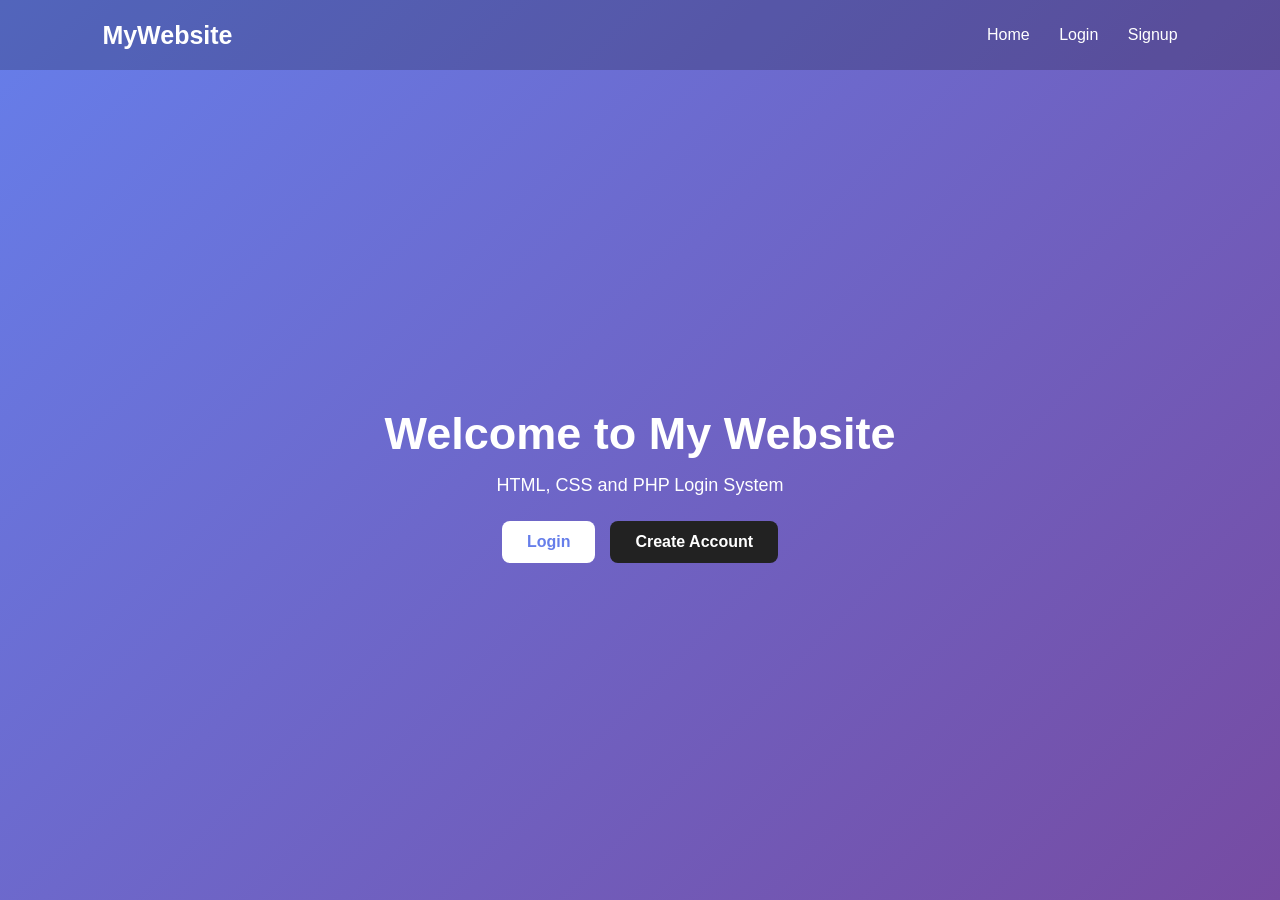
<file: index.html>
<!DOCTYPE html>
<html lang="en">
<head>
    <meta charset="UTF-8">
    <meta name="viewport" content="width=device-width, initial-scale=1.0">
    <title>Welcome Home</title>
    <link rel="stylesheet" href="css/style.css">
</head>
<body>

    <nav>
        <h2>MyWebsite</h2>

        <div>
            <a href="index.html">Home</a>
            <a href="login.html">Login</a>
            <a href="signup.html">Signup</a>
        </div>
    </nav>

    <div class="hero">
        <h1>Welcome to My Website</h1>
        <p>HTML, CSS and PHP Login System</p>

        <div class="buttons">
            <a href="login.html" class="btn">Login</a>
            <a href="signup.html" class="btn signup-btn">Create Account</a>
        </div>
    </div>

</body>
</html>
</file>
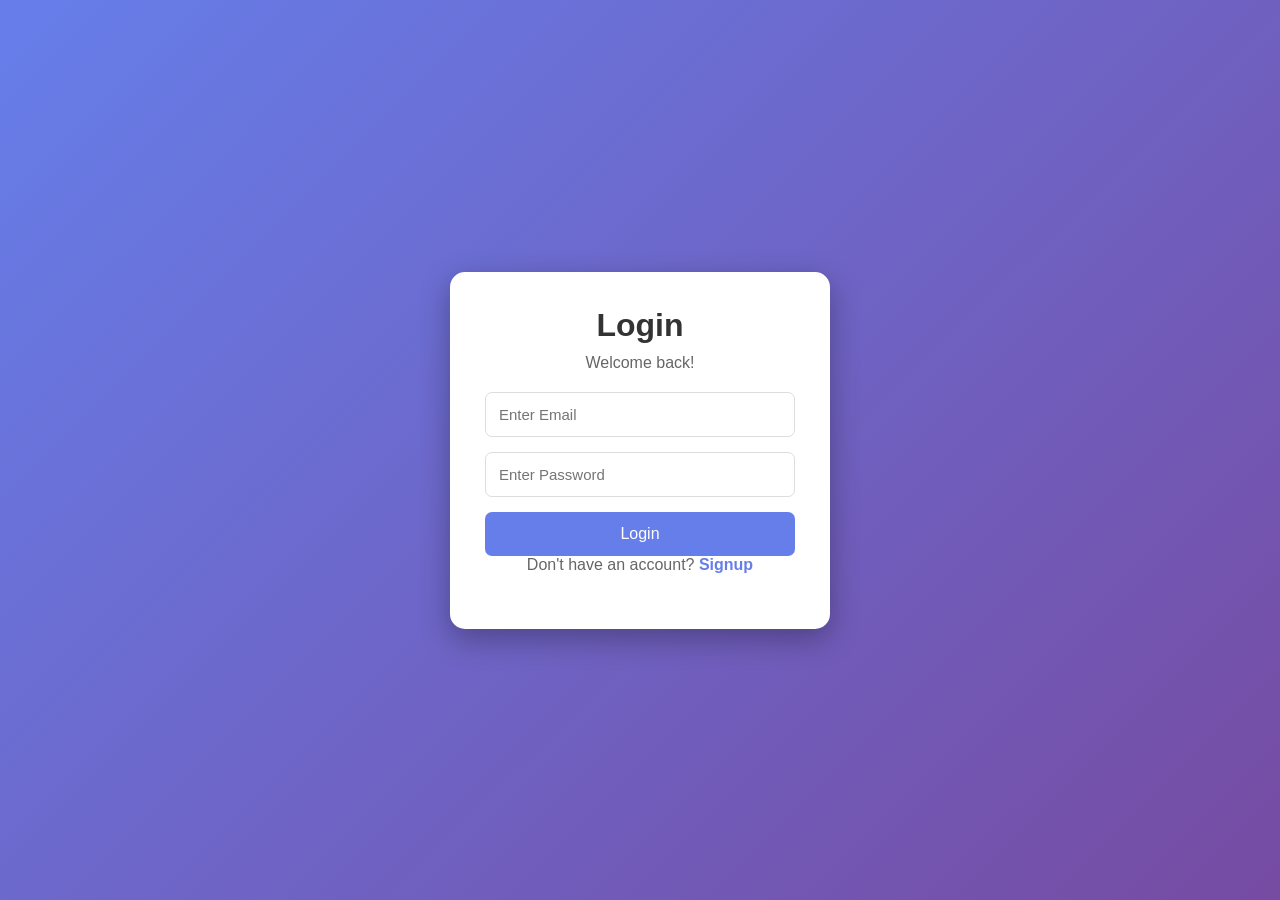
<file: login.html>
<!DOCTYPE html>
<html lang="en">
<head>
    <meta charset="UTF-8">
    <meta name="viewport" content="width=device-width, initial-scale=1.0">
    <title>Login</title>
    <link rel="stylesheet" href="css/style.css">
</head>
<body>

    <div class="container">

        <form action="php/login.php" method="POST" class="form-box">

            <h1>Login</h1>
            <p>Welcome back!</p>

            <input
                type="email"
                name="email"
                placeholder="Enter Email"
                required
            >

            <input
                type="password"
                name="password"
                placeholder="Enter Password"
                required
            >

            <button type="submit">Login</button>

            <p>
                Don't have an account?
                <a href="signup.html">Signup</a>
            </p>

        </form>

    </div>

</body>
</html>
</file>
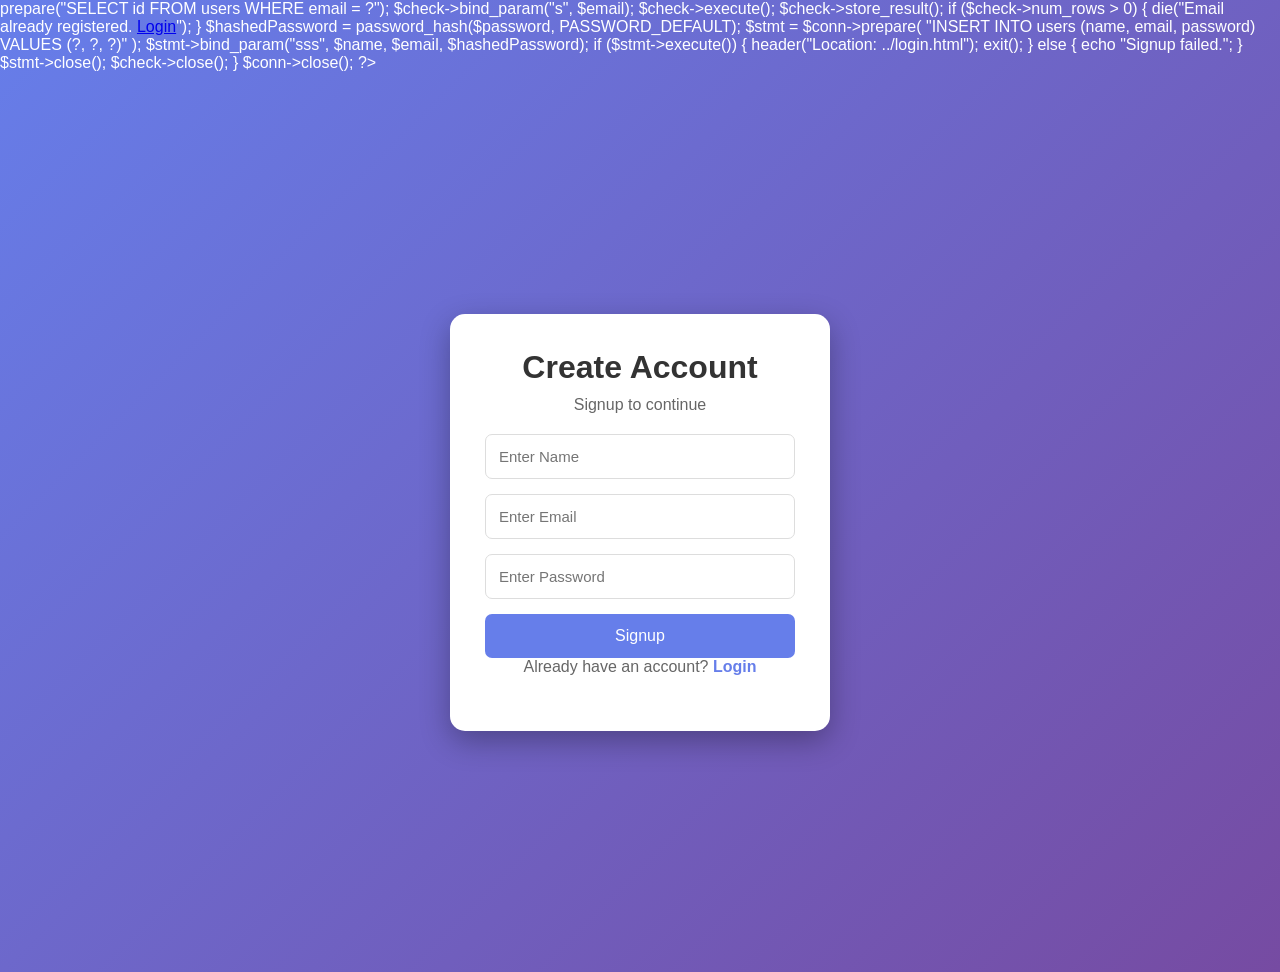
<file: signup.html>
<?php

require_once "../db.php";

if ($_SERVER["REQUEST_METHOD"] == "POST") {

    $name = trim($_POST["name"]);
    $email = trim($_POST["email"]);
    $password = $_POST["password"];

    if (empty($name) || empty($email) || empty($password)) {
        die("All fields are required.");
    }

    $check = $conn->prepare("SELECT id FROM users WHERE email = ?");
    $check->bind_param("s", $email);
    $check->execute();
    $check->store_result();

    if ($check->num_rows > 0) {
        die("Email already registered. <a href='../login.html'>Login</a>");
    }

    $hashedPassword = password_hash($password, PASSWORD_DEFAULT);

    $stmt = $conn->prepare(
        "INSERT INTO users (name, email, password) VALUES (?, ?, ?)"
    );

    $stmt->bind_param("sss", $name, $email, $hashedPassword);

    if ($stmt->execute()) {
        header("Location: ../login.html");
        exit();
    } else {
        echo "Signup failed.";
    }

    $stmt->close();
    $check->close();
}

$conn->close();

?>
<!DOCTYPE html>
<html lang="en">
<head>
    <meta charset="UTF-8">
    <meta name="viewport" content="width=device-width, initial-scale=1.0">
    <title>Signup</title>
    <link rel="stylesheet" href="css/style.css">
</head>
<body>

    <div class="container">

        <form action="php/signup.php" method="POST" class="form-box">

            <h1>Create Account</h1>
            <p>Signup to continue</p>

            <input
                type="text"
                name="name"
                placeholder="Enter Name"
                required
            >

            <input
                type="email"
                name="email"
                placeholder="Enter Email"
                required
            >

            <input
                type="password"
                name="password"
                placeholder="Enter Password"
                required
            >

            <button type="submit">Signup</button>

            <p>
                Already have an account?
                <a href="login.html">Login</a>
            </p>

        </form>

    </div>

</body>
</html>
</file>
<file: css/style.css>
* {
    margin: 0;
    padding: 0;
    box-sizing: border-box;
}

body {
    font-family: Arial, sans-serif;
    background: linear-gradient(135deg, #667eea, #764ba2);
    min-height: 100vh;
    color: white;
}

/* Navbar */

nav {
    height: 70px;
    padding: 0 8%;
    display: flex;
    justify-content: space-between;
    align-items: center;
    background: rgba(0, 0, 0, 0.2);
}

nav h2 {
    font-size: 25px;
}

nav a {
    color: white;
    text-decoration: none;
    margin-left: 25px;
    font-size: 16px;
}

nav a:hover {
    color: #ffd700;
}

/* Home */

.hero {
    min-height: calc(100vh - 70px);
    display: flex;
    flex-direction: column;
    justify-content: center;
    align-items: center;
    text-align: center;
    padding: 30px;
}

.hero h1 {
    font-size: 45px;
    margin-bottom: 15px;
}

.hero p {
    font-size: 18px;
    margin-bottom: 25px;
}

.buttons {
    display: flex;
    gap: 15px;
}

.btn {
    display: inline-block;
    background: white;
    color: #667eea;
    padding: 12px 25px;
    border-radius: 8px;
    text-decoration: none;
    font-weight: bold;
}

.btn:hover {
    background: #ffd700;
    color: black;
}

.signup-btn {
    background: #222;
    color: white;
}

/* Login / Signup */

.container {
    min-height: 100vh;
    display: flex;
    justify-content: center;
    align-items: center;
}

.form-box {
    width: 380px;
    background: white;
    color: #333;
    padding: 35px;
    border-radius: 15px;
    box-shadow: 0 10px 30px rgba(0, 0, 0, 0.3);
    text-align: center;
}

.form-box h1 {
    margin-bottom: 10px;
}

.form-box p {
    margin-bottom: 20px;
    color: #666;
}

.form-box input {
    width: 100%;
    padding: 13px;
    margin-bottom: 15px;
    border: 1px solid #ddd;
    border-radius: 7px;
    font-size: 15px;
}

.form-box button {
    width: 100%;
    padding: 13px;
    border: none;
    border-radius: 7px;
    background: #667eea;
    color: white;
    font-size: 16px;
    cursor: pointer;
}

.form-box button:hover {
    background: #5568d8;
}

.form-box a {
    color: #667eea;
    text-decoration: none;
    font-weight: bold;
}

/* Dashboard */

.user-info {
    background: white;
    color: #333;
    padding: 20px 40px;
    border-radius: 10px;
    margin-bottom: 25px;
}

.user-info p {
    margin: 8px;
    font-size: 16px;
}

@media (max-width: 600px) {

    nav {
        padding: 0 20px;
    }

    nav a {
        margin-left: 10px;
    }

    .hero h1 {
        font-size: 32px;
    }

    .form-box {
        width: 90%;
    }

    .buttons {
        flex-direction: column;
    }
}
</file>
